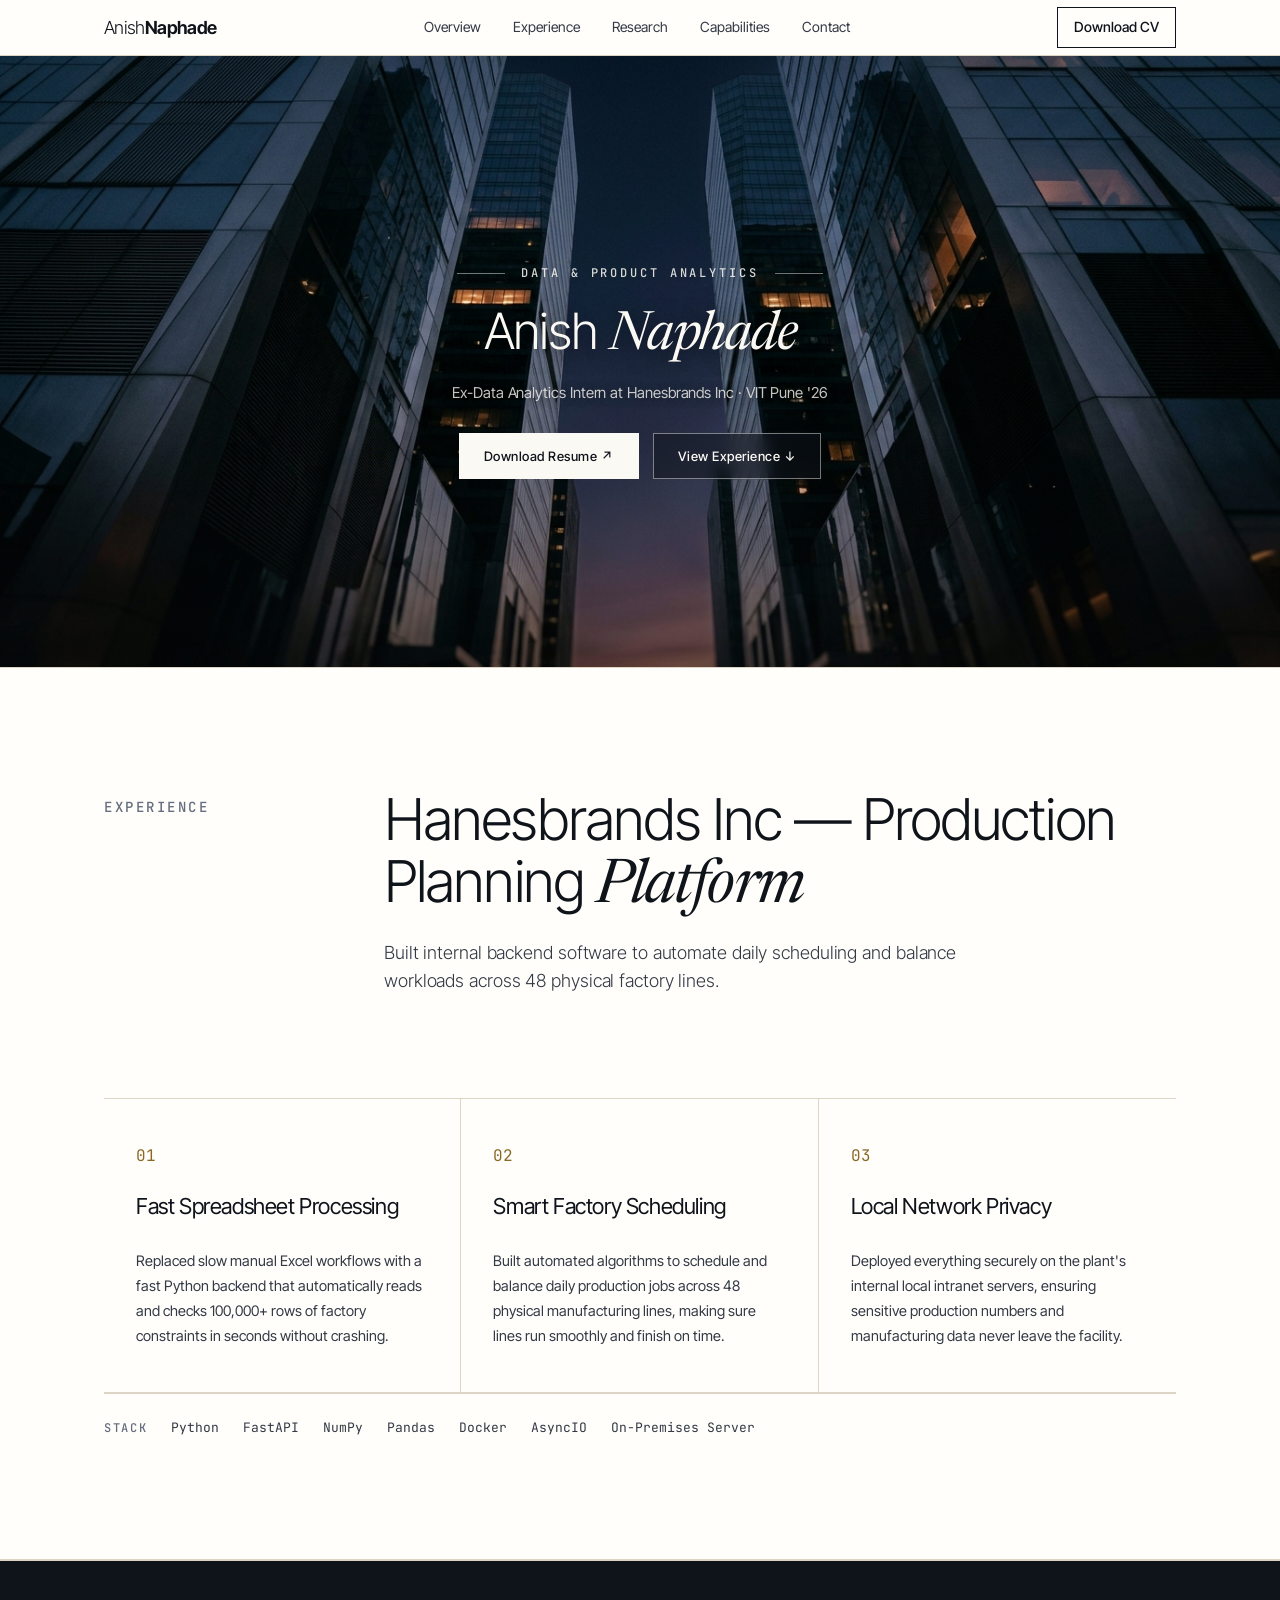
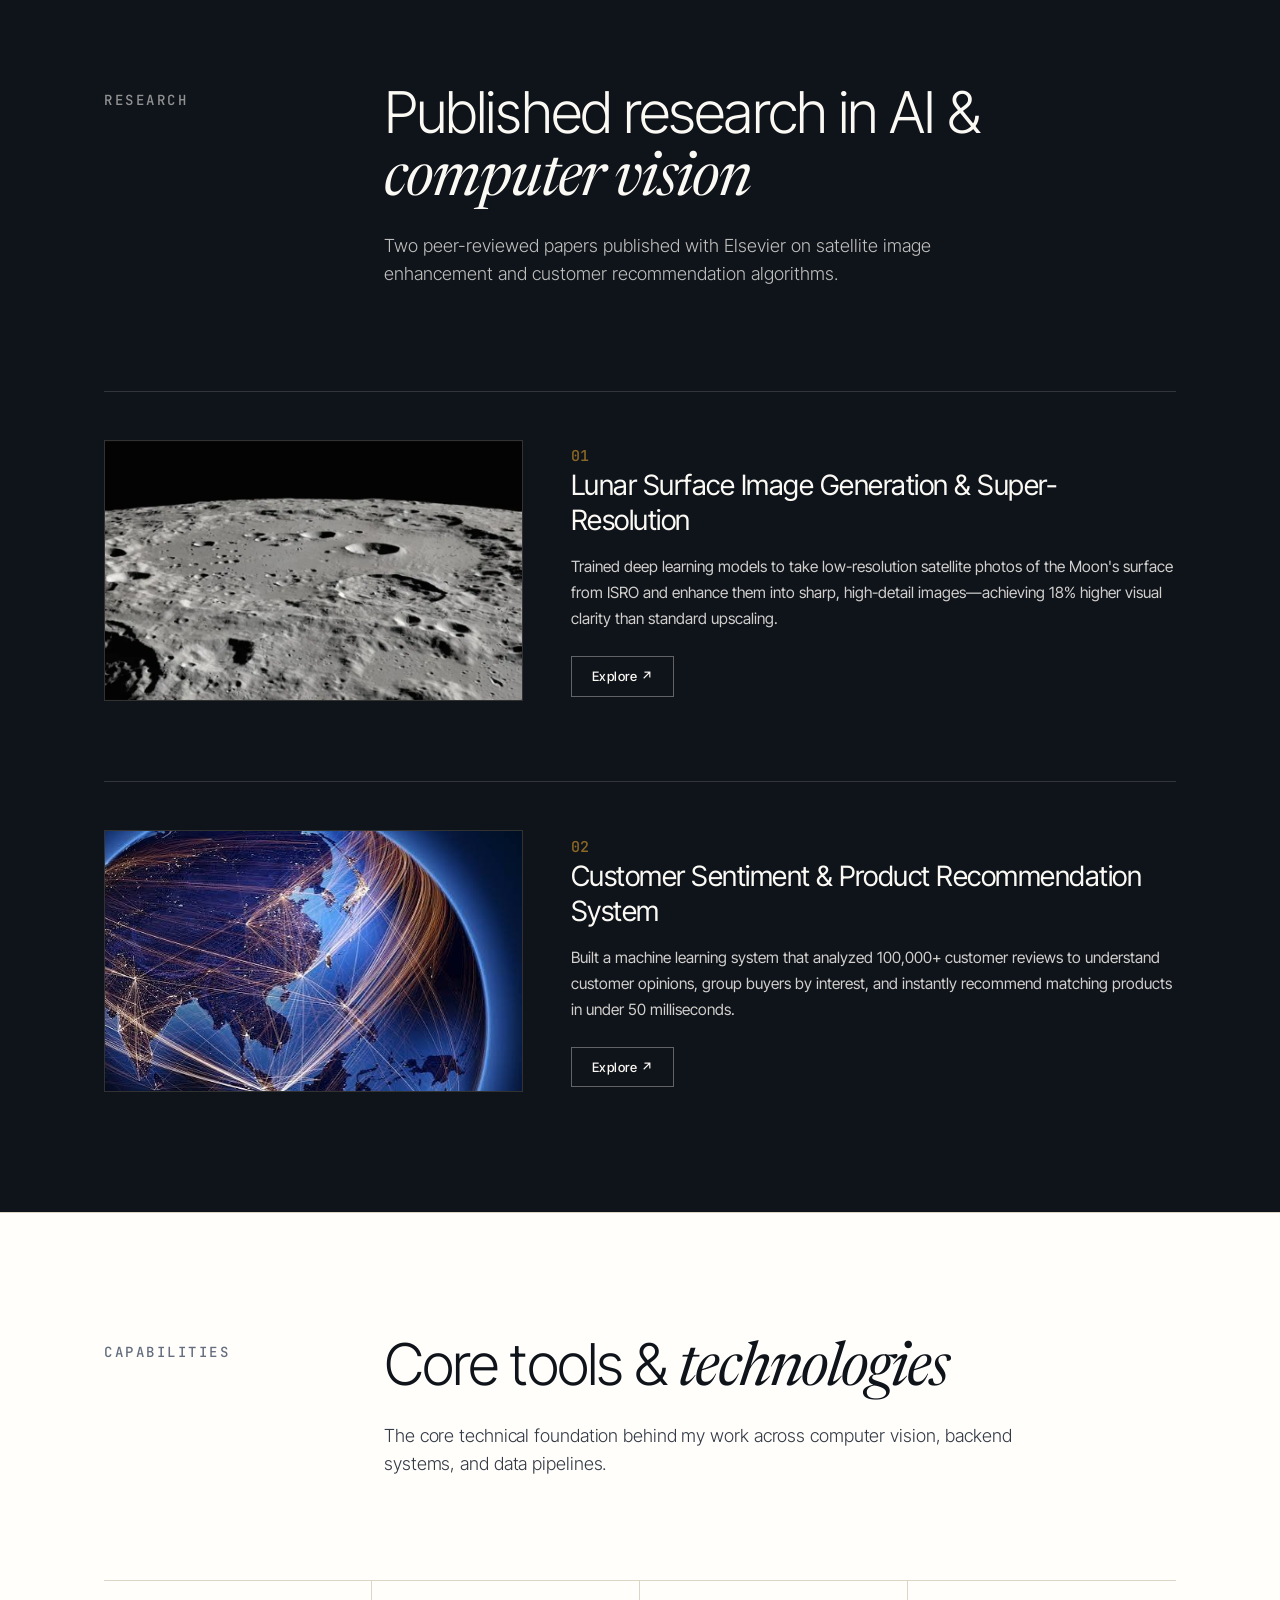
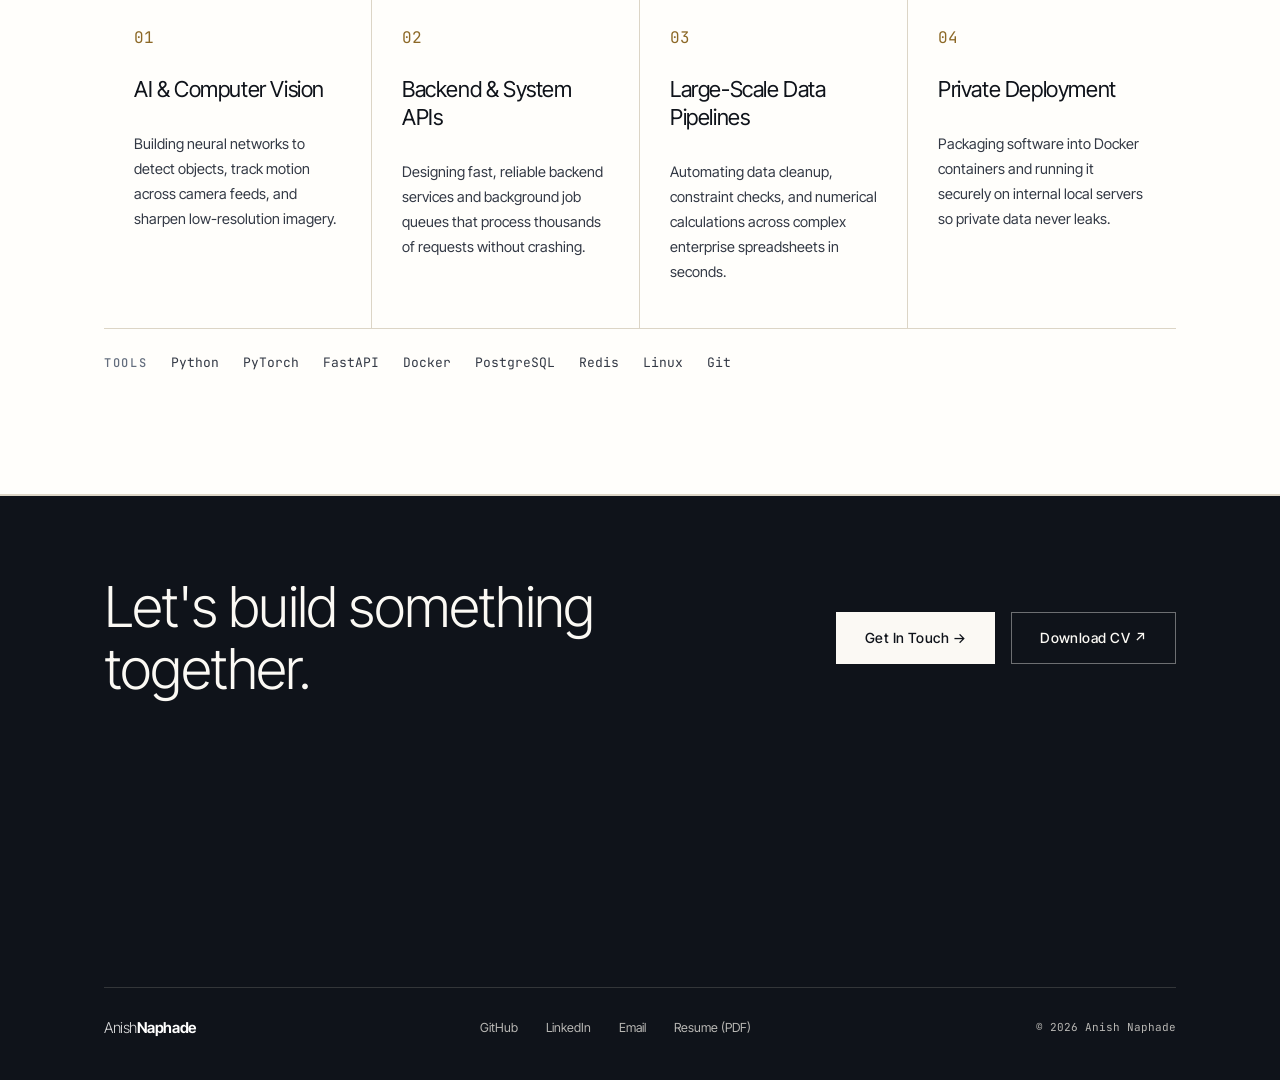
<file: index.html>
<!DOCTYPE html><html lang="en"><head><style>@layer properties{@supports (((-webkit-hyphens:none)) and (not (margin-trim:inline))) or ((-moz-orient:inline) and (not (color:rgb(from red r g b)))){*,:before,:after,::backdrop{--tw-border-style:solid;--tw-font-weight:initial;--tw-blur:initial;--tw-brightness:initial;--tw-contrast:initial;--tw-grayscale:initial;--tw-hue-rotate:initial;--tw-invert:initial;--tw-opacity:initial;--tw-saturate:initial;--tw-sepia:initial;--tw-drop-shadow:initial;--tw-drop-shadow-color:initial;--tw-drop-shadow-alpha:100%;--tw-drop-shadow-size:initial;--tw-duration:initial;--tw-scale-x:1;--tw-scale-y:1;--tw-scale-z:1}}}@layer theme{:root,:host{--font-sans:-apple-system, BlinkMacSystemFont, "Segoe UI", Roboto, "Helvetica Neue", "Noto Sans", Arial, sans-serif, "Apple Color Emoji", "Segoe UI Emoji", "Segoe UI Symbol", "Noto Color Emoji";--font-serif:ui-serif, Georgia, Cambria, "Times New Roman", Times, serif;--font-mono:ui-monospace, SFMono-Regular, Menlo, Monaco, Consolas, "Liberation Mono", "Courier New", monospace;--color-white:#fff;--spacing:.25rem;--font-weight-normal:400;--default-transition-duration:.15s;--default-transition-timing-function:cubic-bezier(.4, 0, .2, 1);--default-font-family:var(--font-sans);--default-mono-font-family:var(--font-mono)}}@layer base{*,:after,:before,::backdrop{box-sizing:border-box;border:0 solid;margin:0;padding:0}::file-selector-button{box-sizing:border-box;border:0 solid;margin:0;padding:0}html,:host{-webkit-text-size-adjust:100%;tab-size:4;line-height:1.5;font-family:var(--default-font-family,-apple-system, BlinkMacSystemFont, "Segoe UI", Roboto, "Helvetica Neue", "Noto Sans", Arial, sans-serif, "Apple Color Emoji", "Segoe UI Emoji", "Segoe UI Symbol", "Noto Color Emoji");font-feature-settings:var(--default-font-feature-settings,normal);font-variation-settings:var(--default-font-variation-settings,normal);-webkit-tap-highlight-color:transparent}hr{height:0;color:inherit;border-top-width:1px}abbr:where([title]){-webkit-text-decoration:underline dotted;text-decoration:underline dotted}h1,h2,h3,h4,h5,h6{font-size:inherit;font-weight:inherit}a{color:inherit;-webkit-text-decoration:inherit;-webkit-text-decoration:inherit;-webkit-text-decoration:inherit;-webkit-text-decoration:inherit;text-decoration:inherit}b,strong{font-weight:bolder}code,kbd,samp,pre{font-family:var(--default-mono-font-family,ui-monospace, SFMono-Regular, Menlo, Monaco, Consolas, "Liberation Mono", "Courier New", monospace);font-feature-settings:var(--default-mono-font-feature-settings,normal);font-variation-settings:var(--default-mono-font-variation-settings,normal);font-size:1em}small{font-size:80%}sub,sup{vertical-align:baseline;font-size:75%;line-height:0;position:relative}sub{bottom:-.25em}sup{top:-.5em}table{text-indent:0;border-color:inherit;border-collapse:collapse}:-moz-focusring:where(:not(iframe)){outline:auto}progress{vertical-align:baseline}summary{display:list-item}ol,ul,menu{list-style:none}img,svg,video,canvas,audio,iframe,embed,object{vertical-align:middle;display:block}img,video{max-width:100%;height:auto}button,input,select,optgroup,textarea{font:inherit;font-feature-settings:inherit;font-variation-settings:inherit;letter-spacing:inherit;color:inherit;opacity:1;background-color:#0000;border-radius:0}::file-selector-button{font:inherit;font-feature-settings:inherit;font-variation-settings:inherit;letter-spacing:inherit;color:inherit;opacity:1;background-color:#0000;border-radius:0}:where(select:is([multiple],[size])) optgroup{font-weight:bolder}:where(select:is([multiple],[size])) optgroup option{padding-inline-start:20px}::file-selector-button{margin-inline-end:4px}::placeholder{opacity:1}@supports (not ((-webkit-appearance:-apple-pay-button))) or (contain-intrinsic-size:1px){::placeholder{color:currentColor}@supports (color:color-mix(in lab, red, red)){::placeholder{color:color-mix(in oklab, currentcolor 50%, transparent)}}}textarea{resize:vertical}::-webkit-search-decoration{-webkit-appearance:none}::-webkit-date-and-time-value{min-height:1lh;text-align:inherit}::-webkit-datetime-edit{display:inline-flex}::-webkit-datetime-edit-fields-wrapper{padding:0}::-webkit-datetime-edit{padding-block:0}::-webkit-datetime-edit-year-field{padding-block:0}::-webkit-datetime-edit-month-field{padding-block:0}::-webkit-datetime-edit-day-field{padding-block:0}::-webkit-datetime-edit-hour-field{padding-block:0}::-webkit-datetime-edit-minute-field{padding-block:0}::-webkit-datetime-edit-second-field{padding-block:0}::-webkit-datetime-edit-millisecond-field{padding-block:0}::-webkit-datetime-edit-meridiem-field{padding-block:0}::-webkit-calendar-picker-indicator{line-height:1}:-moz-ui-invalid{box-shadow:none}button,input:where([type=button],[type=reset],[type=submit]){appearance:button}::file-selector-button{appearance:button}::-webkit-inner-spin-button{height:auto}::-webkit-outer-spin-button{height:auto}[hidden]:where(:not([hidden=until-found])){display:none!important}}@layer components;@layer utilities{.visible{visibility:visible}.absolute{position:absolute}.fixed{position:fixed}.relative{position:relative}.top-0{top:0}.right-0{right:0}.left-0{left:0}.z-\[200\]{z-index:200}.mt-6{margin-top:calc(var(--spacing) * 6)}.mb-3{margin-bottom:calc(var(--spacing) * 3)}.block{display:block}.flex{display:flex}.grid{display:grid}.hidden{display:none}.inline-flex{display:inline-flex}.h-full{height:100%}.min-h-screen{min-height:100vh}.w-full{width:100%}.shrink-0{flex-shrink:0}.grid-cols-1{grid-template-columns:repeat(1,minmax(0,1fr))}.flex-col{flex-direction:column}.flex-wrap{flex-wrap:wrap}.items-center{align-items:center}.justify-between{justify-content:space-between}.justify-center{justify-content:center}.gap-2{gap:calc(var(--spacing) * 2)}.gap-3\.5{gap:calc(var(--spacing) * 3.5)}.gap-4{gap:calc(var(--spacing) * 4)}.gap-5{gap:calc(var(--spacing) * 5)}.gap-6{gap:calc(var(--spacing) * 6)}.gap-8{gap:calc(var(--spacing) * 8)}.gap-16{gap:calc(var(--spacing) * 16)}.overflow-hidden{overflow:hidden}.border{border-style:var(--tw-border-style);border-width:1px}.border-b{border-bottom-style:var(--tw-border-style);border-bottom-width:1px}.border-\[var\(--border\)\]{border-color:var(--border)}.object-cover{object-fit:cover}.text-center{text-align:center}.font-mono{font-family:var(--font-mono)}.font-sans{font-family:var(--font-sans)}.font-serif{font-family:var(--font-serif)}.text-\[11px\]{font-size:11px}.font-normal{--tw-font-weight:var(--font-weight-normal);font-weight:var(--font-weight-normal)}.uppercase{text-transform:uppercase}.italic{font-style:italic}.no-underline{text-decoration-line:none}.antialiased{-webkit-font-smoothing:antialiased;-moz-osx-font-smoothing:grayscale}.filter{filter:var(--tw-blur,) var(--tw-brightness,) var(--tw-contrast,) var(--tw-grayscale,) var(--tw-hue-rotate,) var(--tw-invert,) var(--tw-saturate,) var(--tw-sepia,) var(--tw-drop-shadow,)}.transition{transition-property:color,background-color,border-color,outline-color,text-decoration-color,fill,stroke,--tw-gradient-from,--tw-gradient-via,--tw-gradient-to,opacity,box-shadow,transform,translate,scale,rotate,filter,-webkit-backdrop-filter,backdrop-filter,display,content-visibility,overlay,pointer-events;transition-timing-function:var(--tw-ease,var(--default-transition-timing-function));transition-duration:var(--tw-duration,var(--default-transition-duration))}.transition-all{transition-property:all;transition-timing-function:var(--tw-ease,var(--default-transition-timing-function));transition-duration:var(--tw-duration,var(--default-transition-duration))}.transition-colors{transition-property:color,background-color,border-color,outline-color,text-decoration-color,fill,stroke,--tw-gradient-from,--tw-gradient-via,--tw-gradient-to;transition-timing-function:var(--tw-ease,var(--default-transition-timing-function));transition-duration:var(--tw-duration,var(--default-transition-duration))}.transition-opacity{transition-property:opacity;transition-timing-function:var(--tw-ease,var(--default-transition-timing-function));transition-duration:var(--tw-duration,var(--default-transition-duration))}.transition-transform{transition-property:transform,translate,scale,rotate;transition-timing-function:var(--tw-ease,var(--default-transition-timing-function));transition-duration:var(--tw-duration,var(--default-transition-duration))}.duration-200{--tw-duration:.2s;transition-duration:.2s}.duration-500{--tw-duration:.5s;transition-duration:.5s}@media (hover:hover){.hover\:scale-105:hover{--tw-scale-x:105%;--tw-scale-y:105%;--tw-scale-z:105%;scale:var(--tw-scale-x) var(--tw-scale-y)}.hover\:bg-\[\#0F131A\]:hover{background-color:#0f131a}.hover\:bg-\[\#FBF9F4\]:hover{background-color:#fbf9f4}.hover\:bg-\[\#FCF9F0\]:hover{background-color:#fcf9f0}.hover\:bg-transparent:hover{background-color:#0000}.hover\:text-\[\#0F131A\]:hover{color:#0f131a}.hover\:text-\[\#FBF9F4\]:hover{color:#fbf9f4}.hover\:text-white:hover{color:var(--color-white)}.hover\:opacity-80:hover{opacity:.8}.hover\:opacity-90:hover{opacity:.9}}@media (min-width:40rem){.sm\:inline-flex{display:inline-flex}.sm\:grid-cols-2{grid-template-columns:repeat(2,minmax(0,1fr))}.sm\:flex-row{flex-direction:row}.sm\:gap-7{gap:calc(var(--spacing) * 7)}.sm\:border-r{border-right-style:var(--tw-border-style);border-right-width:1px}.sm\:border-r-0{border-right-style:var(--tw-border-style);border-right-width:0}}@media (min-width:48rem){.md\:col-span-5{grid-column:span 5/span 5}.md\:col-span-7{grid-column:span 7/span 7}.md\:flex{display:flex}.md\:grid-cols-3{grid-template-columns:repeat(3,minmax(0,1fr))}.md\:grid-cols-12{grid-template-columns:repeat(12,minmax(0,1fr))}.md\:grid-cols-\[240px_1fr\]{grid-template-columns:240px 1fr}.md\:gap-10{gap:calc(var(--spacing) * 10)}.md\:gap-12{gap:calc(var(--spacing) * 12)}.md\:gap-20{gap:calc(var(--spacing) * 20)}}@media (min-width:64rem){.lg\:grid-cols-4{grid-template-columns:repeat(4,minmax(0,1fr))}.lg\:flex-row{flex-direction:row}.lg\:items-center{align-items:center}.lg\:border-r{border-right-style:var(--tw-border-style);border-right-width:1px}.lg\:border-r-0{border-right-style:var(--tw-border-style);border-right-width:0}.lg\:border-b-0{border-bottom-style:var(--tw-border-style);border-bottom-width:0}}}:root{--bg:#fffefb;--bg-sand:#f4efe6;--bg-parchment:#efe9de;--bg-card:#fff;--bg-card-hover:#f9f6f0;--dark:#0f131a;--text-primary:#0f131a;--text-secondary:#333945;--text-muted:#646e7e;--text-light:#fbf9f4;--text-light-secondary:#fbf9f4e0;--text-light-muted:#f2efe8bf;--border:#dcd5c6;--border-strong:#c8bfad;--accent:#8c6826;--accent-gold:#8c6826;--accent-emerald:#059669;--sans:"Inter Tight", -apple-system, BlinkMacSystemFont, "Segoe UI", Roboto, sans-serif;--mono:"JetBrains Mono", ui-monospace, Menlo, Monaco, Consolas, monospace;--serif:"Newsreader", "Times New Roman", Georgia, serif}*{box-sizing:border-box;-webkit-font-smoothing:antialiased;-moz-osx-font-smoothing:grayscale;text-rendering:optimizelegibility;margin:0;padding:0}html{background-color:var(--bg);width:100%;margin:0;padding:0}body{background-color:var(--bg);width:100%;color:var(--text-primary);font-family:var(--sans);margin:0;padding:0;line-height:1.6}::selection{background:var(--dark);color:var(--text-light)}.font-sans{font-family:var(--sans)}.font-serif{font-family:var(--serif)}.font-mono{font-family:var(--mono)}.link-editorial{color:var(--text-muted);align-items:center;gap:6px;text-decoration:none;transition:color .2s;display:inline-flex;position:relative}.link-editorial:hover{color:var(--text-primary)}.link-editorial:after{content:"";transform-origin:100%;background-color:currentColor;width:100%;height:1px;transition:transform .25s cubic-bezier(.16,1,.3,1);position:absolute;bottom:-2px;left:0;transform:scaleX(0)}.link-editorial:hover:after{transform-origin:0;transform:scaleX(1)}@property --tw-border-style{syntax:"*";inherits:false;initial-value:solid}@property --tw-font-weight{syntax:"*";inherits:false}@property --tw-blur{syntax:"*";inherits:false}@property --tw-brightness{syntax:"*";inherits:false}@property --tw-contrast{syntax:"*";inherits:false}@property --tw-grayscale{syntax:"*";inherits:false}@property --tw-hue-rotate{syntax:"*";inherits:false}@property --tw-invert{syntax:"*";inherits:false}@property --tw-opacity{syntax:"*";inherits:false}@property --tw-saturate{syntax:"*";inherits:false}@property --tw-sepia{syntax:"*";inherits:false}@property --tw-drop-shadow{syntax:"*";inherits:false}@property --tw-drop-shadow-color{syntax:"*";inherits:false}@property --tw-drop-shadow-alpha{syntax:"<percentage>";inherits:false;initial-value:100%}@property --tw-drop-shadow-size{syntax:"*";inherits:false}@property --tw-duration{syntax:"*";inherits:false}@property --tw-scale-x{syntax:"*";inherits:false;initial-value:1}@property --tw-scale-y{syntax:"*";inherits:false;initial-value:1}@property --tw-scale-z{syntax:"*";inherits:false;initial-value:1}

</style><meta charSet="utf-8"/><meta name="viewport" content="width=device-width, initial-scale=1"/><link rel="preload" as="image" href="lunar-research.webp"/><link rel="preload" as="image" href="network-research.jpg"/><link rel="stylesheet" href="/_next/static/chunks/21wftjsi5a-yl.css" data-precedence="next"/><link rel="preload" as="script" fetchPriority="low" href="/_next/static/chunks/0j1we3cwg31qe.js"/><script src="/_next/static/chunks/1cuyxw6v18rxx.js" async=""></script><script src="/_next/static/chunks/39_j1bdzreq0m.js" async=""></script><script src="/_next/static/chunks/turbopack-2u1d16houkiyo.js" async=""></script><script src="/_next/static/chunks/3qfy96eoyh-ek.js" async=""></script><script src="/_next/static/chunks/2pe7x6hbf5ope.js" async=""></script><link rel="preload" href="https://fonts.googleapis.com/css2?family=Inter+Tight:wght@300;400;500;600&amp;family=Newsreader:ital,opsz,wght@0,6..72,300..700;1,6..72,300..700&amp;family=JetBrains+Mono:wght@400;500&amp;display=swap" as="style"/><title>Anish Naphade — AI &amp; Distributed Systems</title><meta name="description" content="Production systems architect and applied AI researcher. Fortune 500 backend infrastructure, 2× Scopus Elsevier published, VIT Pune &#x27;26."/><meta property="og:title" content="Anish Naphade — AI &amp; Distributed Systems"/><meta property="og:description" content="Production backend systems for 10M+ apparel units, 2× Scopus Elsevier published researcher, VIT Pune 8.68 CGPA."/><meta property="og:url" content="https://anishnaphade.github.io"/><meta property="og:site_name" content="Anish Naphade"/><meta property="og:type" content="website"/><meta name="twitter:card" content="summary"/><meta name="twitter:title" content="Anish Naphade — AI &amp; Distributed Systems"/><meta name="twitter:description" content="Production backend systems for 10M+ apparel units, 2× Scopus Elsevier published researcher, VIT Pune 8.68 CGPA."/><link rel="icon" href="/favicon.ico?favicon.117ezoe8m31dk.ico" sizes="48x48" type="image/x-icon"/><link rel="preconnect" href="https://fonts.googleapis.com"/><link rel="preconnect" href="https://fonts.gstatic.com" crossorigin="anonymous"/><link href="https://fonts.googleapis.com/css2?family=Inter+Tight:wght@300;400;500;600&amp;family=Newsreader:ital,opsz,wght@0,6..72,300..700;1,6..72,300..700&amp;family=JetBrains+Mono:wght@400;500&amp;display=swap" rel="stylesheet"/><script src="/_next/static/chunks/0cz1d0mv5g_q7.js" noModule=""></script></head><body class="min-h-screen antialiased"><div hidden=""><!--$--><!--/$--></div><div class="font-sans" style="background:var(--bg);color:var(--text-primary);width:100%;display:flex;flex-direction:column;align-items:center"><header class="fixed top-0 left-0 right-0 z-[200]" style="height:56px;background:rgba(255, 254, 251, 0.85);backdrop-filter:blur(12px);-webkit-backdrop-filter:blur(12px);border-bottom:1px solid var(--border);width:100%"><div style="max-width:1200px;margin:0 auto;padding:0 clamp(24px, 5vw, 64px);display:flex;height:100%;align-items:center;justify-content:space-between;width:100%;box-sizing:border-box"><a href="#" class="flex items-center no-underline transition-opacity hover:opacity-80" style="color:#0F131A"><span class="font-sans" style="font-size:18px;letter-spacing:-0.035em;line-height:1;display:inline-flex;align-items:baseline"><span style="font-weight:300;color:#0F131A">Anish</span><span style="font-weight:650;color:#0F131A">Naphade</span></span></a><nav class="hidden md:flex items-center gap-8"><a href="#overview" class="no-underline transition-colors hover:text-[#0F131A]" style="font-size:14px;font-weight:400;color:var(--text-secondary);padding:6px 0">Overview</a><a href="#experience" class="no-underline transition-colors hover:text-[#0F131A]" style="font-size:14px;font-weight:400;color:var(--text-secondary);padding:6px 0">Experience</a><a href="#research" class="no-underline transition-colors hover:text-[#0F131A]" style="font-size:14px;font-weight:400;color:var(--text-secondary);padding:6px 0">Research</a><a href="#capabilities" class="no-underline transition-colors hover:text-[#0F131A]" style="font-size:14px;font-weight:400;color:var(--text-secondary);padding:6px 0">Capabilities</a><a href="#contact" class="no-underline transition-colors hover:text-[#0F131A]" style="font-size:14px;font-weight:400;color:var(--text-secondary);padding:6px 0">Contact</a></nav><a href="Anish_Naphade_Resume.pdf" target="_blank" rel="noopener noreferrer" class="hidden sm:inline-flex items-center no-underline transition-colors hover:bg-[#0F131A] hover:text-[#FBF9F4]" style="font-size:14px;font-weight:500;color:var(--text-primary);border:1px solid var(--text-primary);padding:8px 16px;border-radius:0">Download CV</a></div></header><section id="overview" class="relative flex flex-col items-center justify-center text-center overflow-hidden" style="margin-top:56px;min-height:clamp(520px, 68vh, 700px);background:#06080B;border-bottom:1px solid var(--border);padding:84px 24px 64px;width:100%;box-sizing:border-box;transition:background 0.3s ease"><div style="position:absolute;inset:0;background-image:url(&#x27;bespoke-monolith.jpg&#x27;);background-size:cover;background-position:center;filter:none;z-index:0;transition:background-image 0.3s ease"></div><div style="position:absolute;inset:0;background:linear-gradient(180deg, rgba(8,11,18,0.06) 0%, transparent 45%, rgba(8,11,18,0.30) 100%);z-index:2;pointer-events:none"></div><div style="position:relative;z-index:3;max-width:920px;margin:0 auto;padding:16px 24px;width:100%;box-sizing:border-box;text-align:center;display:flex;flex-direction:column;align-items:center"><div style="display:inline-flex;align-items:center;justify-content:center;gap:16px;margin-bottom:20px"><span style="width:48px;height:1px;background:rgba(251, 249, 244, 0.45)"></span><span class="font-mono" style="font-size:12px;font-weight:500;letter-spacing:0.24em;text-transform:uppercase;color:rgba(251, 249, 244, 0.85)">Data &amp; Product Analytics</span><span style="width:48px;height:1px;background:rgba(251, 249, 244, 0.45)"></span></div><h1 class="font-sans" style="font-size:clamp(34px, 4vw, 50px);font-weight:300;line-height:1.12;letter-spacing:-0.025em;color:#FBF9F4;margin-bottom:16px;text-shadow:0 2px 24px rgba(0, 0, 0, 0.7)">Anish<!-- --> <span class="font-serif italic font-normal" style="font-size:1.08em;color:inherit">Naphade</span></h1><p class="font-sans" style="font-size:15px;font-weight:400;line-height:1.5;letter-spacing:-0.005em;color:rgba(251, 249, 244, 0.78);max-width:560px;margin:0 auto 28px;text-shadow:0 1px 12px rgba(0, 0, 0, 0.4)">Ex-Data Analytics Intern at Hanesbrands Inc · VIT Pune &#x27;26</p><div class="flex flex-wrap items-center justify-center gap-3.5"><a href="Anish_Naphade_Resume.pdf" target="_blank" rel="noopener noreferrer" class="inline-flex items-center no-underline transition-colors hover:opacity-90" style="font-size:13px;font-weight:500;letter-spacing:0.04em;background:var(--text-light);border:1px solid var(--text-light);color:var(--dark);padding:12px 24px;border-radius:0">Download Resume ↗</a><a href="#experience" class="inline-flex items-center no-underline transition-colors hover:opacity-90" style="font-size:13px;font-weight:500;letter-spacing:0.04em;background:rgba(15, 19, 26, 0.5);border:1px solid rgba(251, 249, 244, 0.45);color:var(--text-light);padding:12px 24px;border-radius:0;backdrop-filter:blur(8px);-webkit-backdrop-filter:blur(8px)">View Experience ↓</a></div></div></section><section id="experience" style="padding:120px 0;border-bottom:1px solid var(--border);background:var(--bg);width:100%"><div style="max-width:1200px;margin:0 auto;padding:0 clamp(24px, 5vw, 64px);width:100%;box-sizing:border-box"><div class="grid grid-cols-1 md:grid-cols-[240px_1fr] gap-8 md:gap-10" style="margin-bottom:clamp(64px, 8vw, 104px)"><span class="font-mono" style="font-size:14px;font-weight:500;letter-spacing:2.52px;text-transform:uppercase;color:var(--text-muted);padding-top:8px">Experience</span><div><h2 class="font-sans" style="font-size:clamp(32px, 4.5vw, 60px);font-weight:300;line-height:1.08;letter-spacing:-1.9px;color:var(--text-primary);margin-bottom:18px">Hanesbrands Inc — Production Planning<!-- --> <span class="font-serif italic font-normal" style="font-size:1.06em;color:var(--text-primary)">Platform</span></h2><p class="font-sans" style="font-size:18px;font-weight:300;line-height:28px;letter-spacing:-0.095px;color:var(--text-secondary);max-width:640px">Built internal backend software to automate daily scheduling and balance workloads across 48 physical factory lines.</p></div></div><div class="grid grid-cols-1 md:grid-cols-3" style="border-top:1px solid var(--border);border-bottom:1px solid var(--border)"><div class="transition-colors hover:bg-[#FCF9F0]" style="padding:44px 32px;border-right:1px solid var(--border);border-bottom:1px solid var(--border);display:flex;flex-direction:column"><span class="font-mono block" style="font-size:16px;font-weight:400;color:var(--accent);margin-bottom:24px">01</span><h3 class="font-sans" style="font-size:22px;font-weight:400;letter-spacing:-0.4px;color:var(--text-primary);line-height:1.28;margin-bottom:28px">Fast Spreadsheet Processing</h3><p class="font-sans" style="font-size:14.5px;font-weight:400;line-height:25px;color:var(--text-secondary)">Replaced slow manual Excel workflows with a fast Python backend that automatically reads and checks 100,000+ rows of factory constraints in seconds without crashing.</p></div><div class="transition-colors hover:bg-[#FCF9F0]" style="padding:44px 32px;border-right:1px solid var(--border);border-bottom:1px solid var(--border);display:flex;flex-direction:column"><span class="font-mono block" style="font-size:16px;font-weight:400;color:var(--accent);margin-bottom:24px">02</span><h3 class="font-sans" style="font-size:22px;font-weight:400;letter-spacing:-0.4px;color:var(--text-primary);line-height:1.28;margin-bottom:28px">Smart Factory Scheduling</h3><p class="font-sans" style="font-size:14.5px;font-weight:400;line-height:25px;color:var(--text-secondary)">Built automated algorithms to schedule and balance daily production jobs across 48 physical manufacturing lines, making sure lines run smoothly and finish on time.</p></div><div class="transition-colors hover:bg-[#FCF9F0]" style="padding:44px 32px;border-right:none;border-bottom:1px solid var(--border);display:flex;flex-direction:column"><span class="font-mono block" style="font-size:16px;font-weight:400;color:var(--accent);margin-bottom:24px">03</span><h3 class="font-sans" style="font-size:22px;font-weight:400;letter-spacing:-0.4px;color:var(--text-primary);line-height:1.28;margin-bottom:28px">Local Network Privacy</h3><p class="font-sans" style="font-size:14.5px;font-weight:400;line-height:25px;color:var(--text-secondary)">Deployed everything securely on the plant&#x27;s internal local intranet servers, ensuring sensitive production numbers and manufacturing data never leave the facility.</p></div></div><div class="flex flex-wrap items-center gap-6 mt-6" style="padding-top:24px"><span class="font-mono" style="font-size:12px;font-weight:500;letter-spacing:1.68px;text-transform:uppercase;color:var(--text-muted)">Stack</span><span class="font-mono" style="font-size:13px;font-weight:400;color:var(--text-secondary)">Python</span><span class="font-mono" style="font-size:13px;font-weight:400;color:var(--text-secondary)">FastAPI</span><span class="font-mono" style="font-size:13px;font-weight:400;color:var(--text-secondary)">NumPy</span><span class="font-mono" style="font-size:13px;font-weight:400;color:var(--text-secondary)">Pandas</span><span class="font-mono" style="font-size:13px;font-weight:400;color:var(--text-secondary)">Docker</span><span class="font-mono" style="font-size:13px;font-weight:400;color:var(--text-secondary)">AsyncIO</span><span class="font-mono" style="font-size:13px;font-weight:400;color:var(--text-secondary)">On-Premises Server</span></div></div></section><section id="research" style="padding:120px 0;border-top:1px solid var(--border);border-bottom:1px solid var(--border);background:var(--dark);color:var(--text-light);width:100%"><div style="max-width:1200px;margin:0 auto;padding:0 clamp(24px, 5vw, 64px);width:100%;box-sizing:border-box"><div class="grid grid-cols-1 md:grid-cols-[240px_1fr] gap-8 md:gap-10" style="margin-bottom:clamp(64px, 8vw, 104px)"><span class="font-mono" style="font-size:14px;font-weight:500;letter-spacing:2.52px;text-transform:uppercase;color:rgba(251, 249, 244, 0.55);padding-top:8px">Research</span><div><h2 class="font-sans" style="font-size:clamp(32px, 4.5vw, 60px);font-weight:300;line-height:1.08;letter-spacing:-1.9px;color:var(--text-light);margin-bottom:18px">Published research in AI &amp;<!-- --> <span class="font-serif italic font-normal" style="font-size:1.06em;color:var(--text-light)">computer vision</span></h2><p class="font-sans" style="font-size:18px;font-weight:300;line-height:28px;color:rgba(251, 249, 244, 0.75);max-width:640px">Two peer-reviewed papers published with Elsevier on satellite image enhancement and customer recommendation algorithms.</p></div></div><div class="flex flex-col gap-16 md:gap-20"><div class="grid grid-cols-1 md:grid-cols-12 gap-8 md:gap-12 items-center" style="padding-top:48px;border-top:1px solid rgba(251, 249, 244, 0.15)"><div class="md:col-span-5"><div class="overflow-hidden" style="border:1px solid rgba(251, 249, 244, 0.2);aspect-ratio:16 / 10;width:100%;background:#000"><img src="lunar-research.webp" alt="Lunar Surface Image Generation &amp; Super-Resolution" class="w-full h-full object-cover transition-transform duration-500 hover:scale-105" style="display:block"/></div></div><div class="md:col-span-7 flex flex-col justify-center"><span class="font-mono block mb-3" style="font-size:15px;font-weight:500;color:var(--accent)">01</span><h3 class="font-sans" style="font-size:clamp(22px, 2.4vw, 28px);font-weight:400;letter-spacing:-0.5px;color:var(--text-light);line-height:1.25;margin-bottom:16px">Lunar Surface Image Generation &amp; Super-Resolution</h3><p class="font-sans" style="font-size:15.5px;font-weight:400;line-height:26px;color:rgba(251, 249, 244, 0.82);margin-bottom:24px">Trained deep learning models to take low-resolution satellite photos of the Moon&#x27;s surface from ISRO and enhance them into sharp, high-detail images—achieving 18% higher visual clarity than standard upscaling.</p><div><a href="https://github.com/AnishNaphade/Lunar-Image-Generation-and-Super-Resolution" target="_blank" rel="noopener noreferrer" class="inline-flex items-center gap-2 no-underline transition-all duration-200 hover:bg-[#FBF9F4] hover:text-[#0F131A]" style="font-size:13px;font-weight:500;letter-spacing:0.5px;color:var(--text-light);border:1px solid rgba(251, 249, 244, 0.35);padding:9px 20px">Explore ↗</a></div></div></div><div class="grid grid-cols-1 md:grid-cols-12 gap-8 md:gap-12 items-center" style="padding-top:48px;border-top:1px solid rgba(251, 249, 244, 0.15)"><div class="md:col-span-5"><div class="overflow-hidden" style="border:1px solid rgba(251, 249, 244, 0.2);aspect-ratio:16 / 10;width:100%;background:#000"><img src="network-research.jpg" alt="Customer Sentiment &amp; Product Recommendation System" class="w-full h-full object-cover transition-transform duration-500 hover:scale-105" style="display:block"/></div></div><div class="md:col-span-7 flex flex-col justify-center"><span class="font-mono block mb-3" style="font-size:15px;font-weight:500;color:var(--accent)">02</span><h3 class="font-sans" style="font-size:clamp(22px, 2.4vw, 28px);font-weight:400;letter-spacing:-0.5px;color:var(--text-light);line-height:1.25;margin-bottom:16px">Customer Sentiment &amp; Product Recommendation System</h3><p class="font-sans" style="font-size:15.5px;font-weight:400;line-height:26px;color:rgba(251, 249, 244, 0.82);margin-bottom:24px">Built a machine learning system that analyzed 100,000+ customer reviews to understand customer opinions, group buyers by interest, and instantly recommend matching products in under 50 milliseconds.</p><div><a href="https://github.com/AnishNaphade/sentiment-customer-recommendation" target="_blank" rel="noopener noreferrer" class="inline-flex items-center gap-2 no-underline transition-all duration-200 hover:bg-[#FBF9F4] hover:text-[#0F131A]" style="font-size:13px;font-weight:500;letter-spacing:0.5px;color:var(--text-light);border:1px solid rgba(251, 249, 244, 0.35);padding:9px 20px">Explore ↗</a></div></div></div></div></div></section><section id="capabilities" style="padding:120px 0;border-bottom:1px solid var(--border);background:var(--bg);width:100%"><div style="max-width:1200px;margin:0 auto;padding:0 clamp(24px, 5vw, 64px);width:100%;box-sizing:border-box"><div class="grid grid-cols-1 md:grid-cols-[240px_1fr] gap-8 md:gap-10" style="margin-bottom:clamp(64px, 8vw, 104px)"><span class="font-mono" style="font-size:14px;font-weight:500;letter-spacing:2.52px;text-transform:uppercase;color:var(--text-muted);padding-top:8px">Capabilities</span><div><h2 class="font-sans" style="font-size:clamp(32px, 4.5vw, 60px);font-weight:300;line-height:1.08;letter-spacing:-1.9px;color:var(--text-primary);margin-bottom:18px">Core tools &amp;<!-- --> <span class="font-serif italic font-normal" style="font-size:1.06em;color:var(--text-primary)">technologies</span></h2><p class="font-sans" style="font-size:18px;font-weight:300;line-height:28px;letter-spacing:-0.095px;color:var(--text-secondary);max-width:640px">The core technical foundation behind my work across computer vision, backend systems, and data pipelines.</p></div></div><div class="grid grid-cols-1 sm:grid-cols-2 lg:grid-cols-4" style="border-top:1px solid var(--border);border-bottom:1px solid var(--border)"><div class="transition-colors hover:bg-[#FCF9F0] flex flex-col sm:border-r lg:border-r border-b lg:border-b-0 border-[var(--border)]" style="padding:44px 30px"><span class="font-mono block" style="font-size:16px;font-weight:400;color:var(--accent);margin-bottom:24px">01</span><h3 class="font-sans" style="font-size:22px;font-weight:400;letter-spacing:-0.4px;color:var(--text-primary);line-height:1.28;margin-bottom:28px">AI &amp; Computer Vision</h3><p class="font-sans" style="font-size:14.5px;font-weight:400;line-height:25px;color:var(--text-secondary)">Building neural networks to detect objects, track motion across camera feeds, and sharpen low-resolution imagery.</p></div><div class="transition-colors hover:bg-[#FCF9F0] flex flex-col sm:border-r-0 lg:border-r border-b lg:border-b-0 border-[var(--border)]" style="padding:44px 30px"><span class="font-mono block" style="font-size:16px;font-weight:400;color:var(--accent);margin-bottom:24px">02</span><h3 class="font-sans" style="font-size:22px;font-weight:400;letter-spacing:-0.4px;color:var(--text-primary);line-height:1.28;margin-bottom:28px">Backend &amp; System APIs</h3><p class="font-sans" style="font-size:14.5px;font-weight:400;line-height:25px;color:var(--text-secondary)">Designing fast, reliable backend services and background job queues that process thousands of requests without crashing.</p></div><div class="transition-colors hover:bg-[#FCF9F0] flex flex-col sm:border-r lg:border-r border-b lg:border-b-0 border-[var(--border)]" style="padding:44px 30px"><span class="font-mono block" style="font-size:16px;font-weight:400;color:var(--accent);margin-bottom:24px">03</span><h3 class="font-sans" style="font-size:22px;font-weight:400;letter-spacing:-0.4px;color:var(--text-primary);line-height:1.28;margin-bottom:28px">Large-Scale Data Pipelines</h3><p class="font-sans" style="font-size:14.5px;font-weight:400;line-height:25px;color:var(--text-secondary)">Automating data cleanup, constraint checks, and numerical calculations across complex enterprise spreadsheets in seconds.</p></div><div class="transition-colors hover:bg-[#FCF9F0] flex flex-col sm:border-r-0 lg:border-r-0 border-b lg:border-b-0 border-[var(--border)]" style="padding:44px 30px"><span class="font-mono block" style="font-size:16px;font-weight:400;color:var(--accent);margin-bottom:24px">04</span><h3 class="font-sans" style="font-size:22px;font-weight:400;letter-spacing:-0.4px;color:var(--text-primary);line-height:1.28;margin-bottom:28px">Private Deployment</h3><p class="font-sans" style="font-size:14.5px;font-weight:400;line-height:25px;color:var(--text-secondary)">Packaging software into Docker containers and running it securely on internal local servers so private data never leaks.</p></div></div><div class="flex flex-wrap items-center gap-6 mt-6" style="padding-top:24px"><span class="font-mono" style="font-size:12px;font-weight:500;letter-spacing:1.68px;text-transform:uppercase;color:var(--text-muted)">Tools</span><span class="font-mono" style="font-size:13px;font-weight:400;color:var(--text-secondary)">Python</span><span class="font-mono" style="font-size:13px;font-weight:400;color:var(--text-secondary)">PyTorch</span><span class="font-mono" style="font-size:13px;font-weight:400;color:var(--text-secondary)">FastAPI</span><span class="font-mono" style="font-size:13px;font-weight:400;color:var(--text-secondary)">Docker</span><span class="font-mono" style="font-size:13px;font-weight:400;color:var(--text-secondary)">PostgreSQL</span><span class="font-mono" style="font-size:13px;font-weight:400;color:var(--text-secondary)">Redis</span><span class="font-mono" style="font-size:13px;font-weight:400;color:var(--text-secondary)">Linux</span><span class="font-mono" style="font-size:13px;font-weight:400;color:var(--text-secondary)">Git</span></div></div></section><footer id="contact" style="background:var(--dark);border-top:1px solid var(--border);min-height:65vh;display:flex;flex-direction:column;justify-content:space-between;align-items:center;padding:80px 0 40px;box-sizing:border-box;width:100%"><div style="max-width:1200px;margin:0 auto;padding:0 clamp(24px, 5vw, 64px);width:100%;box-sizing:border-box"><div class="flex flex-col lg:flex-row lg:items-center justify-between gap-8"><div><h2 class="font-sans" style="font-size:clamp(34px, 4.4vw, 60px);font-weight:300;line-height:1.1;letter-spacing:-1.8px;color:var(--text-light)">Let&#x27;s build something together.</h2></div><div class="flex flex-wrap items-center gap-4 shrink-0"><a href="mailto:anishnaphade@gmail.com" class="inline-flex items-center no-underline transition-colors hover:bg-transparent hover:text-[#FBF9F4]" style="font-size:14px;font-weight:500;letter-spacing:0.45px;background:var(--text-light);border:1px solid var(--text-light);color:var(--dark);padding:14px 28px;border-radius:0">Get In Touch →</a><a href="Anish_Naphade_Resume.pdf" target="_blank" rel="noopener noreferrer" class="inline-flex items-center no-underline transition-colors hover:bg-[#FBF9F4] hover:text-[#0F131A]" style="font-size:14px;font-weight:500;letter-spacing:0.45px;background:transparent;border:1px solid rgba(251, 249, 244, 0.4);color:var(--text-light);padding:14px 28px;border-radius:0">Download CV ↗</a></div></div></div><div style="max-width:1200px;margin:0 auto;padding:0 clamp(24px, 5vw, 64px);width:100%;box-sizing:border-box"><div class="flex flex-col sm:flex-row items-center justify-between gap-5" style="padding-top:28px;border-top:1px solid rgba(217, 211, 197, 0.18);font-size:12.5px"><span class="font-sans" style="font-size:15px;letter-spacing:-0.03em;display:inline-flex;align-items:baseline"><span style="font-weight:300;color:rgba(255, 255, 255, 0.85)">Anish</span><span style="font-weight:650;color:#FFFFFF">Naphade</span></span><nav class="flex flex-wrap items-center justify-center gap-5 sm:gap-7"><a href="https://github.com/AnishNaphade" target="_blank" rel="noopener noreferrer" class="no-underline transition-colors hover:text-white" style="color:var(--text-light-muted)">GitHub</a><a href="https://linkedin.com/in/anishnaphade" target="_blank" rel="noopener noreferrer" class="no-underline transition-colors hover:text-white" style="color:var(--text-light-muted)">LinkedIn</a><a href="mailto:anishnaphade@gmail.com" rel="noopener noreferrer" class="no-underline transition-colors hover:text-white" style="color:var(--text-light-muted)">Email</a><a href="Anish_Naphade_Resume.pdf" target="_blank" rel="noopener noreferrer" class="no-underline transition-colors hover:text-white" style="color:var(--text-light-muted)">Resume (PDF)</a></nav><span class="font-mono text-[11px]" style="color:var(--text-light-muted)">© 2026 Anish Naphade</span></div></div></footer></div><!--$--><!--/$--><script id="_R_">(globalThis["TURBOPACK"] || (globalThis["TURBOPACK"] = [])).push({"otherChunks":["static/chunks/0j1we3cwg31qe.js","static/chunks/1cuyxw6v18rxx.js","static/chunks/39_j1bdzreq0m.js"],"runtimeModuleIds":[94553]});</script><script src="/_next/static/chunks/0j1we3cwg31qe.js" async=""></script><script>(self.__next_f=self.__next_f||[]).push([0])</script><script>self.__next_f.push([1,"1:\"$Sreact.fragment\"\n2:\"/_next/static/chunks/3qfy96eoyh-ek.js\"\n3:I[39756,[\"$2\"],\"default\"]\n4:I[37457,[\"$2\"],\"default\"]\n6:I[47257,[\"$2\"],\"ClientPageRoot\"]\n7:\"/_next/static/chunks/2pe7x6hbf5ope.js\"\n8:I[52683,[\"$2\",\"$7\"],\"default\"]\nb:I[97367,[\"$2\"],\"OutletBoundary\"]\nc:\"$Sreact.suspense\"\ne:\"ViewportBoundary\"\nf:I[97367,[\"$2\"],\"$e\"]\n11:\"MetadataBoundary\"\n12:I[97367,[\"$2\"],\"$11\"]\n14:I[68027,[\"$2\"],\"default\",1]\n:HL[\"/_next/static/chunks/21wftjsi5a-yl.css\",\"style\"]\n:HL[\"https://fonts.googleapis.com/css2?family=Inter+Tight:wght@300;400;500;600\u0026family=Newsreader:ital,opsz,wght@0,6..72,300..700;1,6..72,300..700\u0026family=JetBrains+Mono:wght@400;500\u0026display=swap\",\"style\"]\n5:[[\"children\",{\"s\":\"__PAGE__\",\"h\":512,\"d\":{\"r\":[\"$\",\"$1\",\"c\",{\"children\":[[\"$\",\"$L6\",null,{\"Component\":\"$8\",\"serverProvidedParams\":{\"searchParams\":{},\"params\":{},\"promises\":[\"$@9\",\"$@a\"]}}],[[\"$\",\"script\",\"script-0\",{\"src\":\"/_next/static/chunks/2pe7x6hbf5ope.js\",\"async\":true,\"nonce\":\"$undefined\"}]],[\"$\",\"$Lb\",null,{\"children\":[\"$\",\"$c\",null,{\"name\":\"Next.MetadataOutlet\",\"children\":\"$@d\"}]}]]}],\"p\":false,\"v\":null}}]]\n0:{\"P\":null,\"c\":[\"\",\"\"],\"q\":\"\",\"i\":false,\"t\":{\"t\":{\"s\":\"\",\"h\":528,\"d\":{\"r\":[\"$\",\"$1\",\"c\",{\"children\":[[[\"$\",\"link\",\"0\",{\"rel\":\"stylesheet\",\"href\":\"/_next/static/chunks/21wftjsi5a-yl.css\",\"precedence\":\"next\",\"crossOrigin\":\"$undefined\",\"nonce\":\"$undefined\"}],[\"$\",\"script\",\"script-0\",{\"src\":\"/_next/static/chunks/3qfy96eoyh-ek.js\",\"async\":true,\"nonce\":\"$undefined\"}]],[\"$\",\"html\",null,{\"lang\":\"en\",\"children\":[[\"$\",\"head\",null,{\"children\":[[\"$\",\"link\",null,{\"rel\":\"preconnect\",\"href\":\"https://fonts.googleapis.com\"}],[\"$\",\"link\",null,{\"rel\":\"preconnect\",\"href\":\"https://fonts.gstatic.com\",\"crossOrigin\":\"anonymous\"}],[\"$\",\"link\",null,{\"href\":\"https://fonts.googleapis.com/css2?family=Inter+Tight:wght@300;400;500;600\u0026family=Newsreader:ital,opsz,wght@0,6..72,300..700;1,6..72,300..700\u0026family=JetBrains+Mono:wght@400;500\u0026display=swap\",\"rel\":\"stylesheet\"}]]}],[\"$\",\"body\",null,{\"className\":\"min-h-screen antialiased\",\"children\":[\"$\",\"$L3\",null,{\"parallelRouterKey\":\"children\",\"error\":\"$undefined\",\"errorStyles\":\"$undefined\",\"errorScripts\":\"$undefined\",\"template\":[\"$\",\"$L4\",null,{}],\"templateStyles\":\"$undefined\",\"templateScripts\":\"$undefined\",\"notFound\":[[[\"$\",\"title\",null,{\"children\":\"404: This page could not be found.\"}],[\"$\",\"div\",null,{\"style\":{\"fontFamily\":\"system-ui,\\\"Segoe UI\\\",Roboto,Helvetica,Arial,sans-serif,\\\"Apple Color Emoji\\\",\\\"Segoe UI Emoji\\\"\",\"height\":\"100vh\",\"textAlign\":\"center\",\"display\":\"flex\",\"flexDirection\":\"column\",\"alignItems\":\"center\",\"justifyContent\":\"center\"},\"children\":[\"$\",\"div\",null,{\"children\":[[\"$\",\"style\",null,{\"dangerouslySetInnerHTML\":{\"__html\":\"body{color:#000;background:#fff;margin:0}.next-error-h1{border-right:1px solid rgba(0,0,0,.3)}@media (prefers-color-scheme:dark){body{color:#fff;background:#000}.next-error-h1{border-right:1px solid rgba(255,255,255,.3)}}\"}}],[\"$\",\"h1\",null,{\"className\":\"next-error-h1\",\"style\":{\"display\":\"inline-block\",\"margin\":\"0 20px 0 0\",\"padding\":\"0 23px 0 0\",\"fontSize\":24,\"fontWeight\":500,\"verticalAlign\":\"top\",\"lineHeight\":\"49px\"},\"children\":404}],[\"$\",\"div\",null,{\"style\":{\"display\":\"inline-block\"},\"children\":[\"$\",\"h2\",null,{\"style\":{\"fontSize\":14,\"fontWeight\":400,\"lineHeight\":\"49px\",\"margin\":0},\"children\":\"This page could not be found.\"}]}]]}]}]],[]],\"forbidden\":\"$undefined\",\"unauthorized\":\"$undefined\"}]}]]}]]}],\"p\":false,\"v\":null},\"c\":\"$Q5\"},\"h\":{\"r\":[\"$\",\"$1\",\"h\",{\"children\":[null,[\"$\",\"$Lf\",null,{\"children\":\"$L10\"}],[\"$\",\"$L12\",null,{\"children\":[[\"$\",\"div\",null,{\"hidden\":true,\"children\":[\"$\",\"$c\",null,{\"name\":\"Next.Metadata\",\"children\":\"$L13\"}]}],null]}],null]}],\"p\":false,\"v\":null}},\"m\":\"$undefined\",\"G\":[\"$14\",[[\"$\",\"link\",\"0\",{\"rel\":\"stylesheet\",\"href\":\"/_next/static/chunks/21wftjsi5a-yl.css\",\"precedence\":\"next\",\"crossOrigin\":\"$undefined\",\"nonce\":\"$undefined\"}]]],\"S\":true,\"r\":\"$undefined\",\"s\":\"$undefined\",\"a\":\"$undefined\",\"l\":\"$undefined\",\"p\":\"$undefined\",\"d\":\"$undefined\",\"b\":\"28DJ8ua1qzcTvyXG-sk1M\"}\n9:{}\na:\"$5:0:1:d:r:props:children:0:props:serverProvidedParams:params\"\n10:[[\"$\",\"meta\",\"0\",{\"charSet\":\"utf-8\"}],[\"$\",\"meta\",\"1\",{\"name\":\"viewport\",\"content\":\"width=device-width, initial-scale=1\"}]]\n15:I[27201,[\"$2\"],\"IconMark\"]\nd:null\n13:[[\"$\",\"title\",\"0\",{\"children\":\"Anish Naphade — AI \u0026 Distributed Systems\"}],[\"$\",\"meta\",\"1\",{\"name\":\"description\",\"content\":\"Production systems architect and applied AI researcher. Fortune 500 backend infrastructure, 2× Scopus Elsevier published, VIT Pune '26.\"}],[\"$\",\"meta\",\"2\",{\"property\":\"og:title\",\"content\":\"Anish Naphade — AI \u0026 Distributed Systems\"}],[\"$\",\"meta\",\"3\",{\"property\":\"og:description\",\"content\":\"Production backend systems for 10M+ apparel units, 2× Scopus Elsevier published researcher, VIT Pune 8.68 CGPA.\"}],[\"$\",\"meta\",\"4\",{\"property\":\"og:url\",\"content\":\"https://anishnaphade.github.io\"}],[\"$\",\"meta\",\"5\",{\"property\":\"og:site_name\",\"content\":\"Anish Naphade\"}],[\"$\",\"meta\",\"6\",{\"property\":\"og:type\",\"content\":\"website\"}],[\"$\",\"meta\",\"7\",{\"name\":\"twitter:card\",\"content\":\"summary\"}],[\"$\",\"meta\",\"8\",{\"name\":\"twitter:title\",\"content\":\"Anish Naphade — AI \u0026 Distributed Systems\"}],[\"$\",\"meta\",\"9\",{\"name\":\"twitter:description\",\"content\":\"Production backend systems for 10M+ apparel units, 2× Scopus Elsevier published researcher, VIT Pune 8.68 CGPA.\"}],[\"$\",\"link\",\"10\",{\"rel\":\"icon\",\"href\":\"/favicon.ico?favicon.117ezoe8m31dk.ico\",\"sizes\":\"48x48\",\"type\":\"image/x-icon\"}],[\"$\",\"$L15\",\"11\",{}]]\n"])</script></body></html>
</file>
<file: _next/static/chunks/21wftjsi5a-yl.css>
@layer properties{@supports (((-webkit-hyphens:none)) and (not (margin-trim:inline))) or ((-moz-orient:inline) and (not (color:rgb(from red r g b)))){*,:before,:after,::backdrop{--tw-border-style:solid;--tw-font-weight:initial;--tw-blur:initial;--tw-brightness:initial;--tw-contrast:initial;--tw-grayscale:initial;--tw-hue-rotate:initial;--tw-invert:initial;--tw-opacity:initial;--tw-saturate:initial;--tw-sepia:initial;--tw-drop-shadow:initial;--tw-drop-shadow-color:initial;--tw-drop-shadow-alpha:100%;--tw-drop-shadow-size:initial;--tw-duration:initial;--tw-scale-x:1;--tw-scale-y:1;--tw-scale-z:1}}}@layer theme{:root,:host{--font-sans:-apple-system, BlinkMacSystemFont, "Segoe UI", Roboto, "Helvetica Neue", "Noto Sans", Arial, sans-serif, "Apple Color Emoji", "Segoe UI Emoji", "Segoe UI Symbol", "Noto Color Emoji";--font-serif:ui-serif, Georgia, Cambria, "Times New Roman", Times, serif;--font-mono:ui-monospace, SFMono-Regular, Menlo, Monaco, Consolas, "Liberation Mono", "Courier New", monospace;--color-white:#fff;--spacing:.25rem;--font-weight-normal:400;--default-transition-duration:.15s;--default-transition-timing-function:cubic-bezier(.4, 0, .2, 1);--default-font-family:var(--font-sans);--default-mono-font-family:var(--font-mono)}}@layer base{*,:after,:before,::backdrop{box-sizing:border-box;border:0 solid;margin:0;padding:0}::file-selector-button{box-sizing:border-box;border:0 solid;margin:0;padding:0}html,:host{-webkit-text-size-adjust:100%;tab-size:4;line-height:1.5;font-family:var(--default-font-family,-apple-system, BlinkMacSystemFont, "Segoe UI", Roboto, "Helvetica Neue", "Noto Sans", Arial, sans-serif, "Apple Color Emoji", "Segoe UI Emoji", "Segoe UI Symbol", "Noto Color Emoji");font-feature-settings:var(--default-font-feature-settings,normal);font-variation-settings:var(--default-font-variation-settings,normal);-webkit-tap-highlight-color:transparent}hr{height:0;color:inherit;border-top-width:1px}abbr:where([title]){-webkit-text-decoration:underline dotted;text-decoration:underline dotted}h1,h2,h3,h4,h5,h6{font-size:inherit;font-weight:inherit}a{color:inherit;-webkit-text-decoration:inherit;-webkit-text-decoration:inherit;-webkit-text-decoration:inherit;-webkit-text-decoration:inherit;text-decoration:inherit}b,strong{font-weight:bolder}code,kbd,samp,pre{font-family:var(--default-mono-font-family,ui-monospace, SFMono-Regular, Menlo, Monaco, Consolas, "Liberation Mono", "Courier New", monospace);font-feature-settings:var(--default-mono-font-feature-settings,normal);font-variation-settings:var(--default-mono-font-variation-settings,normal);font-size:1em}small{font-size:80%}sub,sup{vertical-align:baseline;font-size:75%;line-height:0;position:relative}sub{bottom:-.25em}sup{top:-.5em}table{text-indent:0;border-color:inherit;border-collapse:collapse}:-moz-focusring:where(:not(iframe)){outline:auto}progress{vertical-align:baseline}summary{display:list-item}ol,ul,menu{list-style:none}img,svg,video,canvas,audio,iframe,embed,object{vertical-align:middle;display:block}img,video{max-width:100%;height:auto}button,input,select,optgroup,textarea{font:inherit;font-feature-settings:inherit;font-variation-settings:inherit;letter-spacing:inherit;color:inherit;opacity:1;background-color:#0000;border-radius:0}::file-selector-button{font:inherit;font-feature-settings:inherit;font-variation-settings:inherit;letter-spacing:inherit;color:inherit;opacity:1;background-color:#0000;border-radius:0}:where(select:is([multiple],[size])) optgroup{font-weight:bolder}:where(select:is([multiple],[size])) optgroup option{padding-inline-start:20px}::file-selector-button{margin-inline-end:4px}::placeholder{opacity:1}@supports (not ((-webkit-appearance:-apple-pay-button))) or (contain-intrinsic-size:1px){::placeholder{color:currentColor}@supports (color:color-mix(in lab, red, red)){::placeholder{color:color-mix(in oklab, currentcolor 50%, transparent)}}}textarea{resize:vertical}::-webkit-search-decoration{-webkit-appearance:none}::-webkit-date-and-time-value{min-height:1lh;text-align:inherit}::-webkit-datetime-edit{display:inline-flex}::-webkit-datetime-edit-fields-wrapper{padding:0}::-webkit-datetime-edit{padding-block:0}::-webkit-datetime-edit-year-field{padding-block:0}::-webkit-datetime-edit-month-field{padding-block:0}::-webkit-datetime-edit-day-field{padding-block:0}::-webkit-datetime-edit-hour-field{padding-block:0}::-webkit-datetime-edit-minute-field{padding-block:0}::-webkit-datetime-edit-second-field{padding-block:0}::-webkit-datetime-edit-millisecond-field{padding-block:0}::-webkit-datetime-edit-meridiem-field{padding-block:0}::-webkit-calendar-picker-indicator{line-height:1}:-moz-ui-invalid{box-shadow:none}button,input:where([type=button],[type=reset],[type=submit]){appearance:button}::file-selector-button{appearance:button}::-webkit-inner-spin-button{height:auto}::-webkit-outer-spin-button{height:auto}[hidden]:where(:not([hidden=until-found])){display:none!important}}@layer components;@layer utilities{.visible{visibility:visible}.absolute{position:absolute}.fixed{position:fixed}.relative{position:relative}.top-0{top:0}.right-0{right:0}.left-0{left:0}.z-\[200\]{z-index:200}.mt-6{margin-top:calc(var(--spacing) * 6)}.mb-3{margin-bottom:calc(var(--spacing) * 3)}.block{display:block}.flex{display:flex}.grid{display:grid}.hidden{display:none}.inline-flex{display:inline-flex}.h-full{height:100%}.min-h-screen{min-height:100vh}.w-full{width:100%}.shrink-0{flex-shrink:0}.grid-cols-1{grid-template-columns:repeat(1,minmax(0,1fr))}.flex-col{flex-direction:column}.flex-wrap{flex-wrap:wrap}.items-center{align-items:center}.justify-between{justify-content:space-between}.justify-center{justify-content:center}.gap-2{gap:calc(var(--spacing) * 2)}.gap-3\.5{gap:calc(var(--spacing) * 3.5)}.gap-4{gap:calc(var(--spacing) * 4)}.gap-5{gap:calc(var(--spacing) * 5)}.gap-6{gap:calc(var(--spacing) * 6)}.gap-8{gap:calc(var(--spacing) * 8)}.gap-16{gap:calc(var(--spacing) * 16)}.overflow-hidden{overflow:hidden}.border{border-style:var(--tw-border-style);border-width:1px}.border-b{border-bottom-style:var(--tw-border-style);border-bottom-width:1px}.border-\[var\(--border\)\]{border-color:var(--border)}.object-cover{object-fit:cover}.text-center{text-align:center}.font-mono{font-family:var(--font-mono)}.font-sans{font-family:var(--font-sans)}.font-serif{font-family:var(--font-serif)}.text-\[11px\]{font-size:11px}.font-normal{--tw-font-weight:var(--font-weight-normal);font-weight:var(--font-weight-normal)}.uppercase{text-transform:uppercase}.italic{font-style:italic}.no-underline{text-decoration-line:none}.antialiased{-webkit-font-smoothing:antialiased;-moz-osx-font-smoothing:grayscale}.filter{filter:var(--tw-blur,) var(--tw-brightness,) var(--tw-contrast,) var(--tw-grayscale,) var(--tw-hue-rotate,) var(--tw-invert,) var(--tw-saturate,) var(--tw-sepia,) var(--tw-drop-shadow,)}.transition{transition-property:color,background-color,border-color,outline-color,text-decoration-color,fill,stroke,--tw-gradient-from,--tw-gradient-via,--tw-gradient-to,opacity,box-shadow,transform,translate,scale,rotate,filter,-webkit-backdrop-filter,backdrop-filter,display,content-visibility,overlay,pointer-events;transition-timing-function:var(--tw-ease,var(--default-transition-timing-function));transition-duration:var(--tw-duration,var(--default-transition-duration))}.transition-all{transition-property:all;transition-timing-function:var(--tw-ease,var(--default-transition-timing-function));transition-duration:var(--tw-duration,var(--default-transition-duration))}.transition-colors{transition-property:color,background-color,border-color,outline-color,text-decoration-color,fill,stroke,--tw-gradient-from,--tw-gradient-via,--tw-gradient-to;transition-timing-function:var(--tw-ease,var(--default-transition-timing-function));transition-duration:var(--tw-duration,var(--default-transition-duration))}.transition-opacity{transition-property:opacity;transition-timing-function:var(--tw-ease,var(--default-transition-timing-function));transition-duration:var(--tw-duration,var(--default-transition-duration))}.transition-transform{transition-property:transform,translate,scale,rotate;transition-timing-function:var(--tw-ease,var(--default-transition-timing-function));transition-duration:var(--tw-duration,var(--default-transition-duration))}.duration-200{--tw-duration:.2s;transition-duration:.2s}.duration-500{--tw-duration:.5s;transition-duration:.5s}@media (hover:hover){.hover\:scale-105:hover{--tw-scale-x:105%;--tw-scale-y:105%;--tw-scale-z:105%;scale:var(--tw-scale-x) var(--tw-scale-y)}.hover\:bg-\[\#0F131A\]:hover{background-color:#0f131a}.hover\:bg-\[\#FBF9F4\]:hover{background-color:#fbf9f4}.hover\:bg-\[\#FCF9F0\]:hover{background-color:#fcf9f0}.hover\:bg-transparent:hover{background-color:#0000}.hover\:text-\[\#0F131A\]:hover{color:#0f131a}.hover\:text-\[\#FBF9F4\]:hover{color:#fbf9f4}.hover\:text-white:hover{color:var(--color-white)}.hover\:opacity-80:hover{opacity:.8}.hover\:opacity-90:hover{opacity:.9}}@media (min-width:40rem){.sm\:inline-flex{display:inline-flex}.sm\:grid-cols-2{grid-template-columns:repeat(2,minmax(0,1fr))}.sm\:flex-row{flex-direction:row}.sm\:gap-7{gap:calc(var(--spacing) * 7)}.sm\:border-r{border-right-style:var(--tw-border-style);border-right-width:1px}.sm\:border-r-0{border-right-style:var(--tw-border-style);border-right-width:0}}@media (min-width:48rem){.md\:col-span-5{grid-column:span 5/span 5}.md\:col-span-7{grid-column:span 7/span 7}.md\:flex{display:flex}.md\:grid-cols-3{grid-template-columns:repeat(3,minmax(0,1fr))}.md\:grid-cols-12{grid-template-columns:repeat(12,minmax(0,1fr))}.md\:grid-cols-\[240px_1fr\]{grid-template-columns:240px 1fr}.md\:gap-10{gap:calc(var(--spacing) * 10)}.md\:gap-12{gap:calc(var(--spacing) * 12)}.md\:gap-20{gap:calc(var(--spacing) * 20)}}@media (min-width:64rem){.lg\:grid-cols-4{grid-template-columns:repeat(4,minmax(0,1fr))}.lg\:flex-row{flex-direction:row}.lg\:items-center{align-items:center}.lg\:border-r{border-right-style:var(--tw-border-style);border-right-width:1px}.lg\:border-r-0{border-right-style:var(--tw-border-style);border-right-width:0}.lg\:border-b-0{border-bottom-style:var(--tw-border-style);border-bottom-width:0}}}:root{--bg:#fffefb;--bg-sand:#f4efe6;--bg-parchment:#efe9de;--bg-card:#fff;--bg-card-hover:#f9f6f0;--dark:#0f131a;--text-primary:#0f131a;--text-secondary:#333945;--text-muted:#646e7e;--text-light:#fbf9f4;--text-light-secondary:#fbf9f4e0;--text-light-muted:#f2efe8bf;--border:#dcd5c6;--border-strong:#c8bfad;--accent:#8c6826;--accent-gold:#8c6826;--accent-emerald:#059669;--sans:"Inter Tight", -apple-system, BlinkMacSystemFont, "Segoe UI", Roboto, sans-serif;--mono:"JetBrains Mono", ui-monospace, Menlo, Monaco, Consolas, monospace;--serif:"Newsreader", "Times New Roman", Georgia, serif}*{box-sizing:border-box;-webkit-font-smoothing:antialiased;-moz-osx-font-smoothing:grayscale;text-rendering:optimizelegibility;margin:0;padding:0}html{background-color:var(--bg);width:100%;margin:0;padding:0}body{background-color:var(--bg);width:100%;color:var(--text-primary);font-family:var(--sans);margin:0;padding:0;line-height:1.6}::selection{background:var(--dark);color:var(--text-light)}.font-sans{font-family:var(--sans)}.font-serif{font-family:var(--serif)}.font-mono{font-family:var(--mono)}.link-editorial{color:var(--text-muted);align-items:center;gap:6px;text-decoration:none;transition:color .2s;display:inline-flex;position:relative}.link-editorial:hover{color:var(--text-primary)}.link-editorial:after{content:"";transform-origin:100%;background-color:currentColor;width:100%;height:1px;transition:transform .25s cubic-bezier(.16,1,.3,1);position:absolute;bottom:-2px;left:0;transform:scaleX(0)}.link-editorial:hover:after{transform-origin:0;transform:scaleX(1)}@property --tw-border-style{syntax:"*";inherits:false;initial-value:solid}@property --tw-font-weight{syntax:"*";inherits:false}@property --tw-blur{syntax:"*";inherits:false}@property --tw-brightness{syntax:"*";inherits:false}@property --tw-contrast{syntax:"*";inherits:false}@property --tw-grayscale{syntax:"*";inherits:false}@property --tw-hue-rotate{syntax:"*";inherits:false}@property --tw-invert{syntax:"*";inherits:false}@property --tw-opacity{syntax:"*";inherits:false}@property --tw-saturate{syntax:"*";inherits:false}@property --tw-sepia{syntax:"*";inherits:false}@property --tw-drop-shadow{syntax:"*";inherits:false}@property --tw-drop-shadow-color{syntax:"*";inherits:false}@property --tw-drop-shadow-alpha{syntax:"<percentage>";inherits:false;initial-value:100%}@property --tw-drop-shadow-size{syntax:"*";inherits:false}@property --tw-duration{syntax:"*";inherits:false}@property --tw-scale-x{syntax:"*";inherits:false;initial-value:1}@property --tw-scale-y{syntax:"*";inherits:false;initial-value:1}@property --tw-scale-z{syntax:"*";inherits:false;initial-value:1}
</file>
